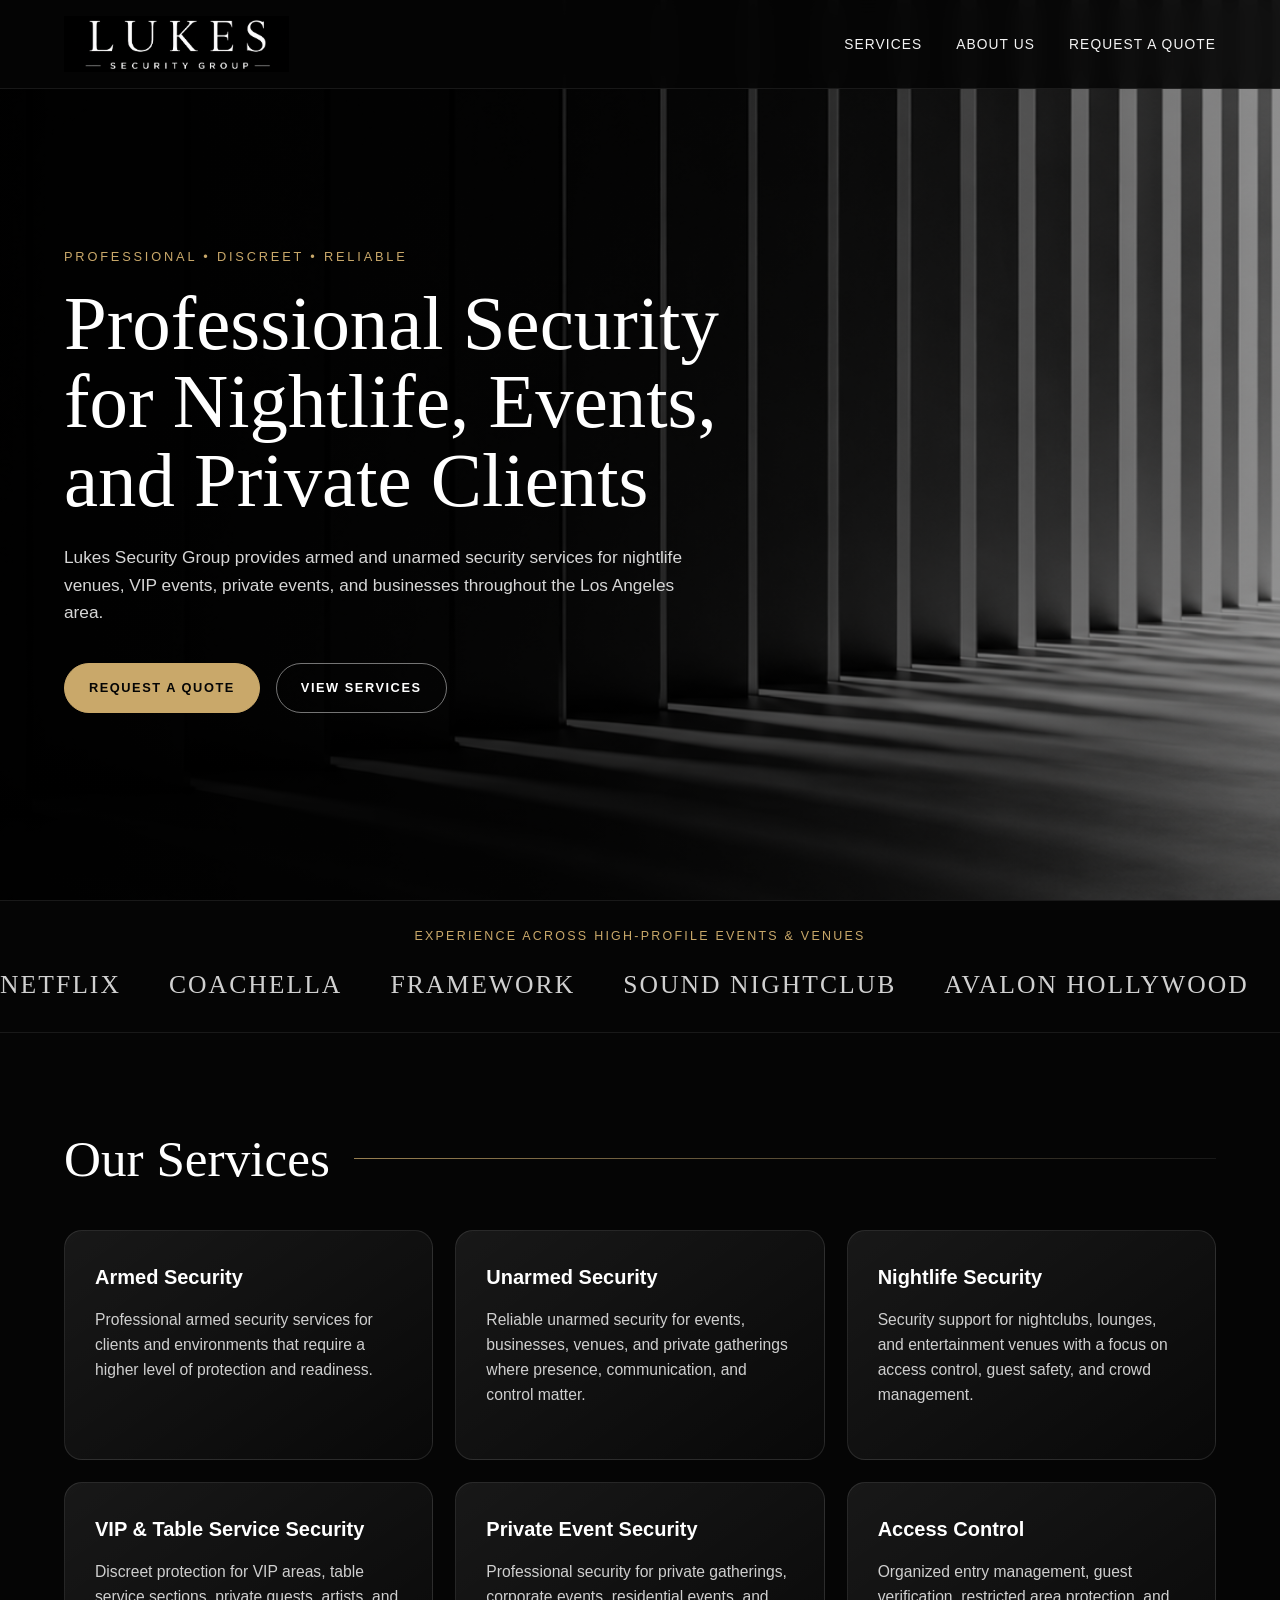
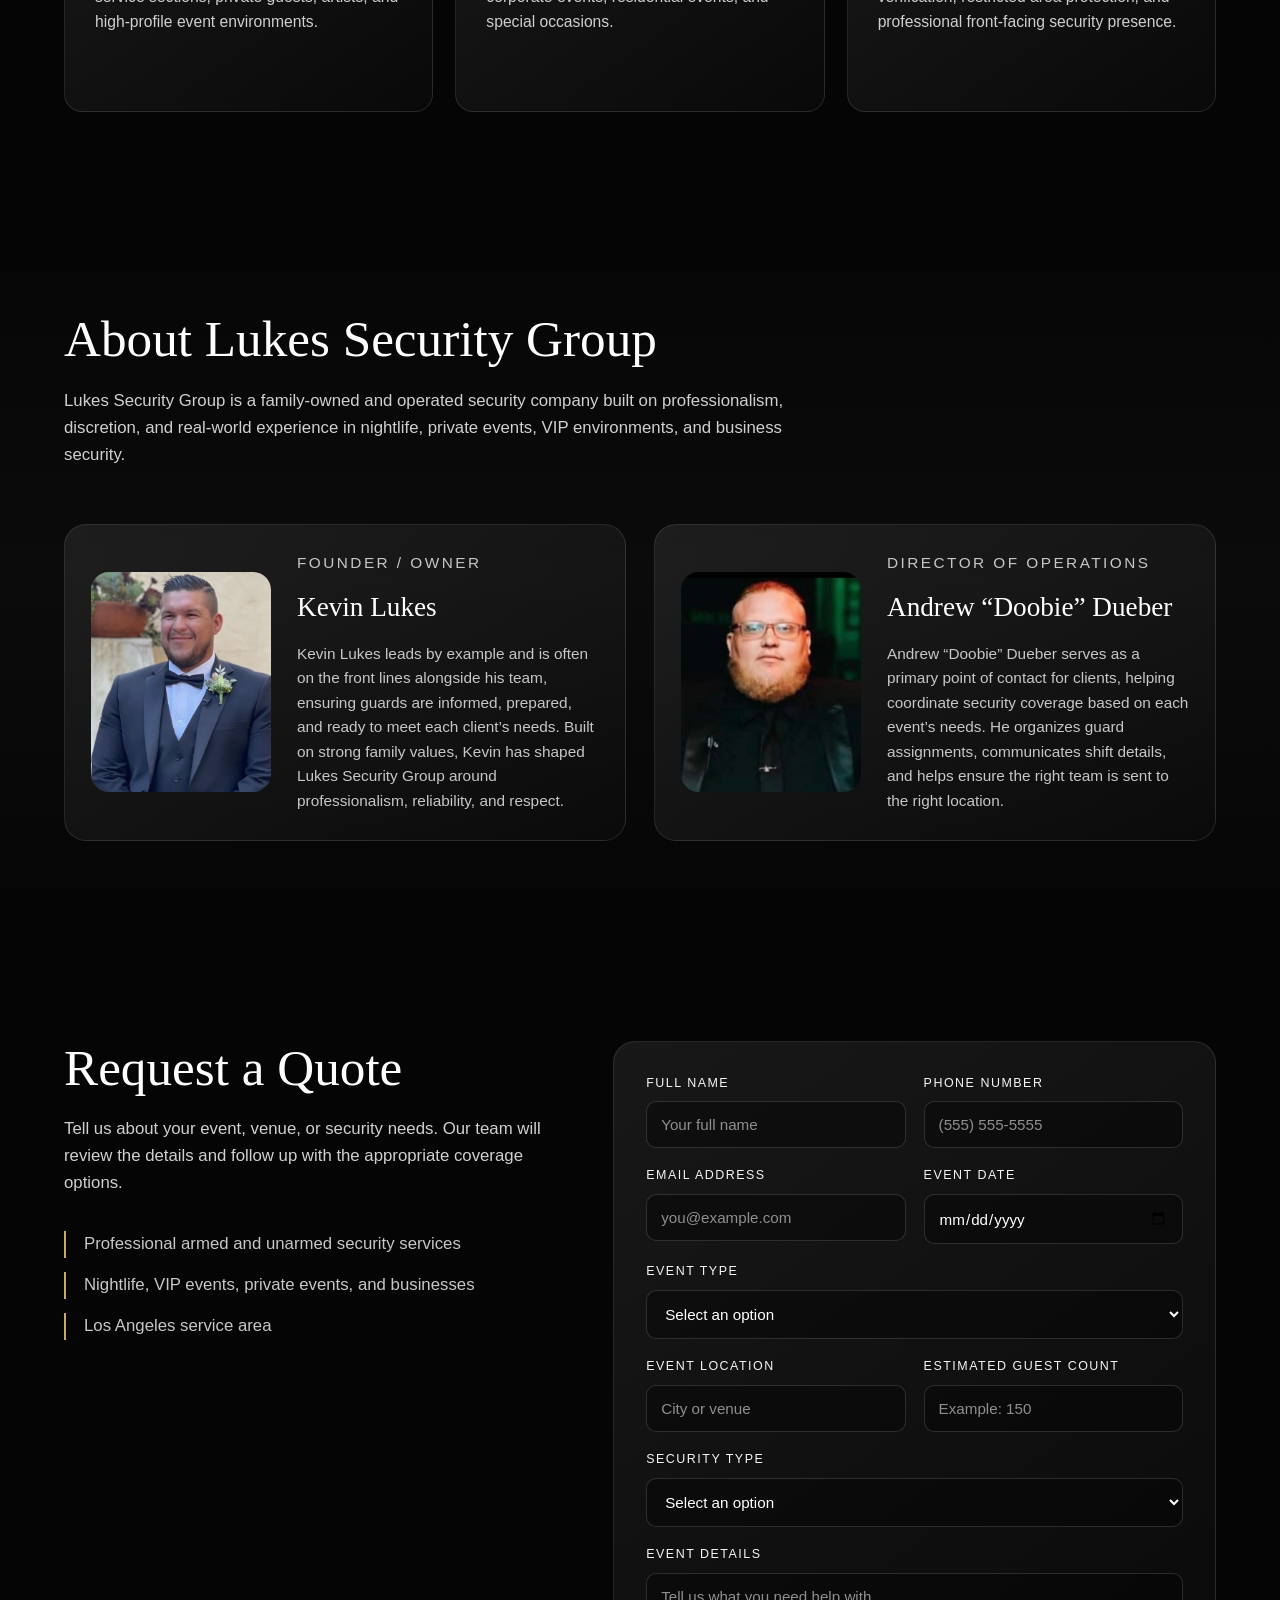
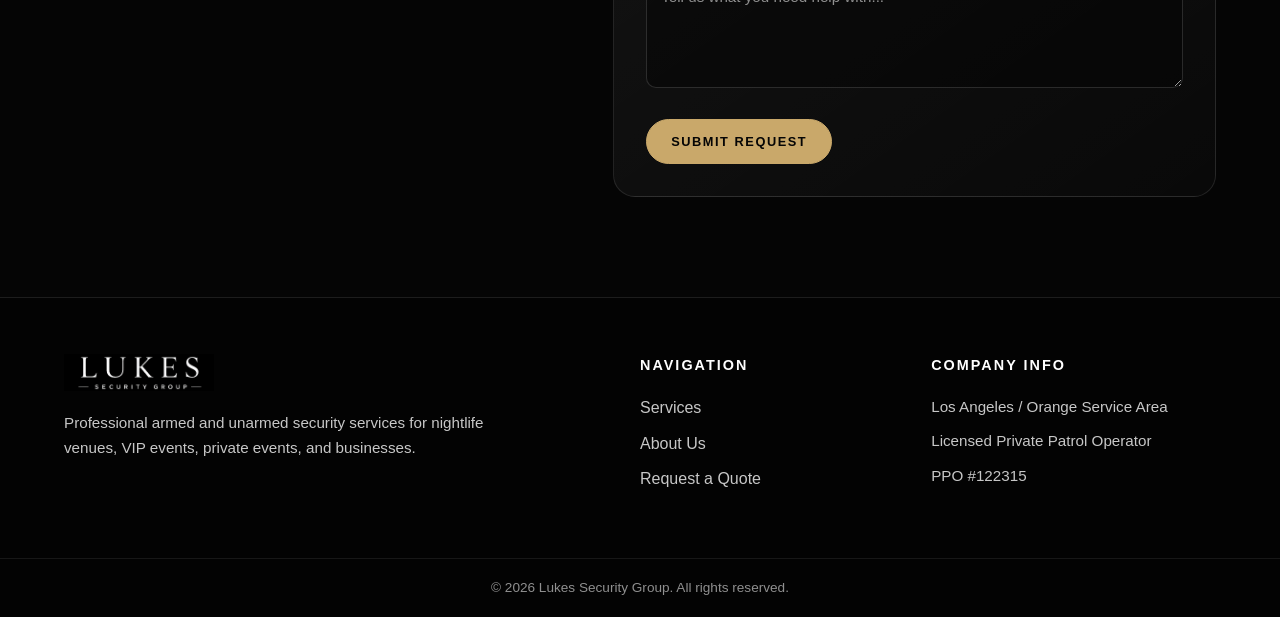
<file: index.html>
<!DOCTYPE html>
<html lang="en">
    <head>
        <meta charset = "UTF-8">
        <meta name="viewport" content="width=device-width, initial-scale=1.0">

        <title>Lukes Security Group | Professional Security Services</title>

        <link rel = "stylesheet" href="css/styles.css">
    </head>
    <body>
        <header class="site-header">
            <nav class ="navbar">
                <a href ="#" class="logo-link">
                    <img src="assets/LSG.png" alt ="Lukes Security Group Logo" class="logo">
                </a>

                <ul class = "nav-links">
                    <li><a href="#services">Services</a></li> 
                    <li><a href ="#about">About Us</a></li>
                    <li><a href="#quote">Request a Quote</a></li>
                </ul>
            </nav>
        </header>
    <main>
        <section class="hero">
            <div class="hero-overlay"></div>
            
            <div class = "hero-content">
                <p class ="hero-label">Professional • Discreet • Reliable</p>

                <h1>Professional Security for Nightlife, Events, and Private Clients</h1>

                <p class="hero-description">
                    Lukes Security Group provides armed and unarmed security services for nightlife venues,
                    VIP events, private events, and businesses throughout the Los Angeles area.
                </p>
                <div class="hero-buttons">
                    <a href="#quote" class ="btn btn-primary">Request a Quote</a>
                    <a href="#services" class="btn btn-secondary">View Services</a>
                </div>
            </div>
        </section>

        <section class="experience-strip" aria-label="Experience across high-profile events and venues">
            <div class="experience-container">
                <p class="experience-label">Experience Across High-Profile Events & Venues</p>
                <div class="experience-marquee">
                    <div class="experience-track">
                        <span>Netflix</span>
                        <span>Coachella</span>
                        <span>Framework</span>
                        <span>Sound Nightclub</span>
                        <span>Avalon Hollywood</span>
                        <span>Spotlight</span>
                        <span>DAZN FightClub</span>
                        
                        <span>Netflix</span>
                        <span>Coachella</span>
                        <span>Framework</span>
                        <span>Sound Nightclub</span>
                        <span>Avalon Hollywood</span>
                        <span>Spotlight</span>
                    </div>
                </div>
            </div>
        </section>

        <section class="services-section" id="services">
            <div class="section-container">
                <div class="services-heading">
                    <h2>Our Services</h2>
                </div>

                <div class="services-grid">
                    <article class="service-card">
                        <h3>Armed Security</h3>
                        <p>
                            Professional armed security services for clients and environments that require a higher level of protection and readiness.
                        </p>
                    </article>

                    <article class="service-card">
                        <h3>Unarmed Security</h3>
                        <p>
                            Reliable unarmed security for events, businesses, venues, and private gatherings
                            where presence, communication, and control matter.
                        </p>
                    </article>

                    <article class="service-card">
                        <h3>Nightlife Security</h3>
                        <p>
                            Security support for nightclubs, lounges, and entertainment venues with a focus 
                            on access control, guest safety, and crowd management.
                        </p>
                    </article>

                    <article class="service-card">
                        <h3>VIP & Table Service Security</h3>
                        <p>
                            Discreet protection for VIP areas, table service sections, private guests,
                            artists, and high-profile event environments.
                        </p>
                    </article>

                    <article class="service-card">
                        <h3>Private Event Security</h3>
                        <p>
                            Professional security for private gatherings, corporate events, residential events,
                            and special occasions.
                        </p>
                    </article>

                    <article class="service-card">
                        <h3>Access Control</h3>
                        <p>
                            Organized entry management, guest verification, restricted area protection,
                            and professional front-facing security presence.
                        </p>
                    </article>
                </div>
            </div>
        </section>

        <section class="about-section" id="about">
            <div class="section-container">
                <div class="about-heading">
                    <h2>About Lukes Security Group</h2>
                    <p>
                        Lukes Security Group is a family-owned and operated security company built on professionalism,
                        discretion, and real-world experience in nightlife, private events, VIP environments, and business security.
                    </p>
                </div>

                <div class="team-grid">
                    <article class="team-card">
                        <div class="team-image">
                            <img src="assets/kevin_lukes.jpg" alt="Kevin Lukes, founder of Lukes Security Group">
                        </div>

                        <div class="team-info">
                            <p class="team-role">Founder / Owner</p>
                            <h3>Kevin Lukes</h3>
                            <p>
                                Kevin Lukes leads by example and is often on the front lines alongside his team,
                                ensuring guards are informed, prepared, and ready to meet each client’s needs.
                                Built on strong family values, Kevin has shaped Lukes Security Group around
                                professionalism, reliability, and respect.
                            </p>
                        </div>
                    </article>

                    <article class="team-card">
                        <div class="team-image">
                            <img src="assets/andrew_dueber.jpg" alt="Andrew Dueber, DoO">
                        </div>

                        <div class="team-info">
                            <p class="team-role">Director of Operations</p>
                            <h3>Andrew “Doobie” Dueber</h3>
                            <p>
                                Andrew “Doobie” Dueber serves as a primary point of contact for clients, helping coordinate
                                security coverage based on each event’s needs. He organizes guard assignments, communicates
                                shift details, and helps ensure the right team is sent to the right location.
                            </p>
                        </div>
                    </article>
                </div>
            </div>
        </section>
        <section class="quote-section" id="quote">
            <div class="section-container quote-container">
                <div class="quote-content">
                    <h2>Request a Quote</h2>

                    <p>
                        Tell us about your event, venue, or security needs. Our team will review the details
                        and follow up with the appropriate coverage options.
                    </p>

                    <div class="quote-details">
                        <p>Professional armed and unarmed security services</p>
                        <p>Nightlife, VIP events, private events, and businesses</p>
                        <p>Los Angeles service area</p>
                    </div>
                </div>

                <form class="quote-form" id="quoteForm">
                    <div class="form-row">
                        <div class="form-group">
                            <label for="name">Full Name</label>
                            <input type="text" id="name" name="name" placeholder="Your full name" required>
                        </div>

                        <div class="form-group">
                            <label for="phone">Phone Number</label>
                            <input type="tel" id="phone" name="phone" placeholder="(555) 555-5555">
                        </div>
                    </div>

                    <div class="form-row">
                        <div class="form-group">
                            <label for="email">Email Address</label>
                            <input type="email" id="email" name="email" placeholder="you@example.com" required>
                        </div>

                        <div class="form-group">
                            <label for="event-date">Event Date</label>
                            <input type="date" id="event-date" name="event-date">
                        </div>
                    </div>

                    <div class="form-group">
                        <label for="event-type">Event Type</label>
                        <select id="event-type" name="event-type">
                            <option value="">Select an option</option>
                            <option value="nightlife">Nightlife / Venue Security</option>
                            <option value="vip">VIP / Table Service Security</option>
                            <option value="private-event">Private Event</option>
                            <option value="business">Business Security</option>
                            <option value="festival">Festival / Large Event</option>
                            <option value="other">Other</option>
                        </select>
                    </div>

                    <div class="form-row">
                        <div class="form-group">
                            <label for="location">Event Location</label>
                            <input type="text" id="location" name="location" placeholder="City or venue">
                        </div>

                        <div class="form-group">
                            <label for="guest-count">Estimated Guest Count</label>
                            <input type="number" id="guest-count" name="guest-count" min="1" placeholder="Example: 150">
                        </div>
                    </div>

                    <div class="form-group">
                        <label for="security-type">Security Type</label>
                        <select id="security-type" name="security-type">
                            <option value="">Select an option</option>
                            <option value="armed">Armed Security</option>
                            <option value="unarmed">Unarmed Security</option>
                            <option value="unsure">Not Sure Yet</option>
                        </select>
                    </div>

                    <div class="form-group">
                        <label for="message">Event Details</label>
                        <textarea id="message" name="message" rows="5" placeholder="Tell us what you need help with..." required></textarea>
                    </div>

                    <button type="submit" class="btn btn-primary form-button">Submit Request</button>
                </form>
            </div>
        </section>
        <footer class="site-footer">
            <div class="footer-container">
                <div class="footer-brand">
                    <img src="assets/LSG.png" alt="Lukes Security Group logo" class="footer-logo">

                    <p>
                        Professional armed and unarmed security services for nightlife venues,
                        VIP events, private events, and businesses.
                    </p>
                </div>

                <div class="footer-links">
                    <h3>Navigation</h3>

                    <ul>
                        <li><a href="#services">Services</a></li>
                        <li><a href="#about">About Us</a></li>
                        <li><a href="#quote">Request a Quote</a></li>
                    </ul>
                </div>

                <div class="footer-info">
                    <h3>Company Info</h3>

                    <p>Los Angeles / Orange Service Area</p>
                    <p>Licensed Private Patrol Operator</p>
                    <p>PPO #122315</p>
                </div>
            </div>

            <div class="footer-bottom">
                <p>&copy; 2026 Lukes Security Group. All rights reserved.</p>
            </div>
        </footer>
    </main>
    </body>
</html>
</file>
<file: css/styles.css>
/* reset default browser spacing */
* {
    margin: 0;
    padding: 0;
    box-sizing: border-box;
}

/* smooth scrolling for anchor links */
html {
    scroll-behavior: smooth;
}

/* base page styling */
body {
    font-family: Arial, Helvetica, sans-serif;
    background-color: #050505;
    color: #ffffff;
    line-height: 1.6;
    overflow-x: hidden;
}

/* make images behave predictably */
img {
    max-width: 100%;
    height: auto;
}

 
/* HEADER / NAVBAR */
.site-header {
    position: fixed;
    top: 0;
    left: 0;
    width: 100%;
    z-index: 100;
    background: rgba(5, 5, 5, 0.88);
    backdrop-filter: blur(10px);
    border-bottom: 1px solid rgba(255, 255, 255, 0.08);
}

.navbar {
    max-width: 1200px;
    margin: 0 auto;
    padding: 16px 24px;
    display: flex;
    align-items: center;
    justify-content: space-between;
    gap: 28px;
}

.logo-link {
    text-decoration: none;
    flex-shrink: 0;
}

.logo {
    width: 225px;
    height: auto;
    display: block;
}

.nav-links {
    list-style: none;
    display: flex;
    align-items: center;
    justify-content: flex-end;
    gap: 34px;
    margin-left: auto;
}

.nav-links a {
    color: #f5f5f5;
    text-decoration: none;
    font-size: 0.86rem;
    letter-spacing: 0.08em;
    text-transform: uppercase;
    transition: color 0.3s ease;
}

.nav-links a:hover {
    color: #c9a86a;
}

 
/* HERO */
.hero {
    min-height: 100vh;
    position: relative;
    display: flex;
    align-items: center;
    background-image: url("../assets/LSGbanner.png");
    background-size: cover;
    background-position: center;
    overflow: hidden;
}

.hero-overlay {
    position: absolute;
    inset: 0;
    background:
        linear-gradient(
            90deg,
            rgba(0, 0, 0, 0.94) 0%,
            rgba(0, 0, 0, 0.78) 45%,
            rgba(0, 0, 0, 0.38) 100%
        );
    z-index: 1;
}

.hero-content {
    position: relative;
    z-index: 2;
    max-width: 760px;
    padding: 150px 24px 90px;
    margin-left: max(24px, calc((100vw - 1200px) / 2));
}

.hero-label {
    color: #c9a86a;
    text-transform: uppercase;
    letter-spacing: 0.22em;
    font-size: 0.8rem;
    margin-bottom: 18px;
}

.hero h1 {
    font-family: Georgia, "Times New Roman", serif;
    font-size: clamp(2.8rem, 6vw, 5.8rem);
    line-height: 1.02;
    font-weight: 500;
    margin-bottom: 24px;
    max-width: 850px;
}

.hero-description {
    color: #d6d6d6;
    font-size: 1.08rem;
    max-width: 650px;
    margin-bottom: 36px;
}

.hero-buttons {
    display: flex;
    flex-wrap: wrap;
    gap: 16px;
}

 
/* BUTTONS */
.btn {
    display: inline-block;
    padding: 14px 24px;
    border-radius: 999px;
    text-decoration: none;
    text-transform: uppercase;
    letter-spacing: 0.12em;
    font-size: 0.8rem;
    font-weight: 700;
    transition: all 0.3s ease;
}

.btn-primary {
    background-color: #c9a86a;
    color: #050505;
    border: 1px solid #c9a86a;
}

.btn-primary:hover {
    background-color: #ffffff;
    border-color: #ffffff;
}

.btn-secondary {
    background-color: transparent;
    color: #ffffff;
    border: 1px solid rgba(255, 255, 255, 0.45);
}

.btn-secondary:hover {
    background-color: #c9a86a;
    color: #050505;
    border-color: #c9a86a;
}

 
/* SHARED SECTION LAYOUT */
.section-container {
    max-width: 1200px;
    margin: 0 auto;
    padding: 100px 24px;
}

 
/* EXPERIENCE STRIP */
.experience-strip {
    background-color: #050505;
    border-top: 1px solid rgba(255, 255, 255, 0.08);
    border-bottom: 1px solid rgba(255, 255, 255, 0.08);
    overflow: hidden;
}

.experience-container {
    padding: 26px 0;
}

.experience-label {
    color: #c9a86a;
    text-align: center;
    text-transform: uppercase;
    letter-spacing: 0.18em;
    font-size: 0.78rem;
    margin-bottom: 18px;
    padding: 0 20px;
}

.experience-marquee {
    overflow: hidden;
    white-space: nowrap;
}

.experience-track {
    display: inline-flex;
    gap: 48px;
    animation: scrollExperience 28s linear infinite;
}

.experience-track span {
    color: #f2f2f2;
    font-family: Georgia, "Times New Roman", serif;
    font-size: clamp(1.15rem, 2vw, 1.7rem);
    letter-spacing: 0.08em;
    text-transform: uppercase;
    opacity: 0.86;
}

@keyframes scrollExperience {
    from {
        transform: translateX(0);
    }

    to {
        transform: translateX(-50%);
    }
}

 
/* SERVICES */
.services-section {
    background-color: #050505;
}

.services-heading {
    margin-bottom: 46px;
    display: flex;
    align-items: center;
    gap: 24px;
}

.services-heading h2 {
    font-family: Georgia, "Times New Roman", serif;
    font-size: clamp(2.5rem, 4vw, 4.6rem);
    line-height: 1;
    font-weight: 500;
    white-space: nowrap;
}

.services-heading::after {
    content: "";
    height: 1px;
    flex: 1;
    background:
        linear-gradient(
            90deg,
            rgba(201, 168, 106, 0.75),
            rgba(255, 255, 255, 0.08)
        );
}

.services-grid {
    display: grid;
    grid-template-columns: repeat(3, 1fr);
    gap: 22px;
}

.service-card {
    min-height: 230px;
    padding: 30px;
    background:
        linear-gradient(
            145deg,
            rgba(255, 255, 255, 0.08),
            rgba(255, 255, 255, 0.02)
        );
    border: 1px solid rgba(255, 255, 255, 0.1);
    border-radius: 18px;
    transition: transform 0.3s ease, border-color 0.3s ease, background 0.3s ease;
}

.service-card:hover {
    transform: translateY(-6px);
    border-color: rgba(201, 168, 106, 0.55);
    background:
        linear-gradient(
            145deg,
            rgba(201, 168, 106, 0.14),
            rgba(255, 255, 255, 0.03)
        );
}

.service-card h3 {
    font-size: 1.25rem;
    margin-bottom: 14px;
}

.service-card p {
    color: #cfcfcf;
    font-size: 0.98rem;
}

 
/* ABOUT / TEAM */
.about-section {
    background:
        linear-gradient(
            180deg,
            #050505 0%,
            #0b0b0b 50%,
            #050505 100%
        );
}

.about-heading {
    max-width: 820px;
    margin-bottom: 56px;
}

.about-heading h2 {
    font-family: Georgia, "Times New Roman", serif;
    font-size: clamp(2.5rem, 4vw, 4.6rem);
    line-height: 1.05;
    font-weight: 500;
    margin-bottom: 22px;
}

.about-heading p {
    color: #d0d0d0;
    font-size: 1.05rem;
    max-width: 760px;
}

.team-grid {
    display: grid;
    grid-template-columns: repeat(2, 1fr);
    gap: 28px;
}

.team-card {
    display: grid;
    grid-template-columns: 180px 1fr;
    gap: 26px;
    align-items: center;
    padding: 26px;
    border-radius: 22px;
    background:
        linear-gradient(
            145deg,
            rgba(255, 255, 255, 0.08),
            rgba(255, 255, 255, 0.02)
        );
    border: 1px solid rgba(255, 255, 255, 0.1);
}

.team-image {
    width: 180px;
    height: 220px;
    border-radius: 18px;
    overflow: hidden;
    background-color: #111111;
}

.team-image img {
    width: 100%;
    height: 100%;
    object-fit: cover;
    display: block;
}

.team-role {
    color: #c9a86a;
    text-transform: uppercase;
    letter-spacing: 0.16em;
    font-size: 0.72rem;
    margin-bottom: 10px;
}

.team-info h3 {
    font-family: Georgia, "Times New Roman", serif;
    font-size: 1.7rem;
    font-weight: 500;
    margin-bottom: 12px;
}

.team-info p {
    color: #c7c7c7;
    font-size: 0.96rem;
}

 
/* QUOTE SECTION */
.quote-section {
    background-color: #050505;
}

.quote-container {
    display: grid;
    grid-template-columns: 0.9fr 1.1fr;
    gap: 56px;
    align-items: start;
}

.quote-content h2 {
    font-family: Georgia, "Times New Roman", serif;
    font-size: clamp(2.5rem, 4vw, 4.6rem);
    line-height: 1.05;
    font-weight: 500;
    margin-bottom: 22px;
}

.quote-content p {
    color: #d0d0d0;
    font-size: 1.05rem;
    max-width: 620px;
}

.quote-details {
    margin-top: 34px;
    display: grid;
    gap: 14px;
}

.quote-details p {
    padding-left: 18px;
    border-left: 2px solid #c9a86a;
    color: #c7c7c7;
}

.quote-form {
    padding: 32px;
    border-radius: 22px;
    background:
        linear-gradient(
            145deg,
            rgba(255, 255, 255, 0.08),
            rgba(255, 255, 255, 0.02)
        );
    border: 1px solid rgba(255, 255, 255, 0.1);
}

.form-row {
    display: grid;
    grid-template-columns: repeat(2, 1fr);
    gap: 18px;
}

.form-group {
    margin-bottom: 18px;
}

.form-group label {
    display: block;
    color: #f5f5f5;
    font-size: 0.78rem;
    text-transform: uppercase;
    letter-spacing: 0.12em;
    margin-bottom: 8px;
}

.form-group input,
.form-group select,
.form-group textarea {
    width: 100%;
    padding: 14px;
    border-radius: 10px;
    border: 1px solid rgba(255, 255, 255, 0.14);
    background-color: rgba(0, 0, 0, 0.35);
    color: #ffffff;
    font-family: Arial, Helvetica, sans-serif;
    font-size: 0.95rem;
    outline: none;
}

.form-group input::placeholder,
.form-group textarea::placeholder {
    color: #8f8f8f;
}

.form-group input:focus,
.form-group select:focus,
.form-group textarea:focus {
    border-color: rgba(201, 168, 106, 0.8);
}

.form-group textarea {
    resize: vertical;
}

.form-button {
    margin-top: 6px;
    cursor: pointer;
}

 
/* FOOTER */
.site-footer {
    background-color: #030303;
    border-top: 1px solid rgba(255, 255, 255, 0.1);
}

.footer-container {
    max-width: 1200px;
    margin: 0 auto;
    padding: 56px 24px;
    display: grid;
    grid-template-columns: 1.5fr 0.7fr 0.8fr;
    gap: 42px;
}

.footer-logo {
    width: 150px;
    height: auto;
    display: block;
    margin-bottom: 20px;
}

.footer-brand p,
.footer-info p {
    color: #c7c7c7;
    font-size: 0.95rem;
    max-width: 430px;
}

.footer-links h3,
.footer-info h3 {
    color: #ffffff;
    font-size: 0.9rem;
    text-transform: uppercase;
    letter-spacing: 0.14em;
    margin-bottom: 18px;
}

.footer-links ul {
    list-style: none;
}

.footer-links li {
    margin-bottom: 10px;
}

.footer-links a {
    color: #c7c7c7;
    text-decoration: none;
    transition: color 0.3s ease;
}

.footer-links a:hover {
    color: #c9a86a;
}

.footer-info p {
    margin-bottom: 10px;
}

.footer-bottom {
    padding: 18px 24px;
    text-align: center;
    border-top: 1px solid rgba(255, 255, 255, 0.08);
}

.footer-bottom p {
    color: #8f8f8f;
    font-size: 0.85rem;
}

 
/* TABLET */
 

@media (max-width: 1024px) {
    .services-grid {
        grid-template-columns: repeat(2, 1fr);
    }

    .team-grid {
        grid-template-columns: 1fr;
    }

    .quote-container {
        grid-template-columns: 1fr;
        gap: 44px;
    }
}

 
/* MOBILE */
@media (max-width: 768px) {
    html {
        scroll-padding-top: 0;
    }

    .site-header {
        position: sticky;
        top: 0;
        background: rgba(5, 5, 5, 0.96);
    }

    .navbar {
        padding: 10px 16px;
        flex-direction: row;
        align-items: center;
        justify-content: space-between;
        gap: 12px;
    }

    .logo {
        width: 125px;
    }

    .nav-links {
        width: auto;
        margin-left: 0;
        display: flex;
        justify-content: flex-end;
        flex-wrap: nowrap;
        gap: 6px;
    }

    .nav-links li {
        flex: 0 0 auto;
        text-align: center;
    }

    .nav-links a {
        display: block;
        padding: 6px 8px;
        font-size: 0.55rem;
        letter-spacing: 0.05em;
        border: none;
        border-radius: 999px;
        background-color: transparent;
    }

    .hero {
        min-height: auto;
        padding: 70px 0;
        background-position: center;
    }

    .hero-overlay {
        background:
            linear-gradient(
                180deg,
                rgba(0, 0, 0, 0.94) 0%,
                rgba(0, 0, 0, 0.82) 48%,
                rgba(0, 0, 0, 0.96) 100%
            );
    }

    .hero-content {
        padding: 34px 20px;
        margin-left: 0;
        max-width: 100%;
        text-align: center;
    }

    .hero-label {
        font-size: 0.66rem;
        letter-spacing: 0.14em;
        margin-bottom: 16px;
    }

    .hero h1 {
        font-size: clamp(2.45rem, 11vw, 4rem);
        line-height: 1;
        margin-bottom: 20px;
    }

    .hero-description {
        font-size: 0.98rem;
        line-height: 1.7;
        max-width: 100%;
        margin-bottom: 28px;
    }

    .hero-buttons {
        flex-direction: column;
        align-items: stretch;
        gap: 12px;
    }

    .btn {
        width: 100%;
        text-align: center;
        padding: 14px 18px;
        font-size: 0.76rem;
    }

    .section-container {
        padding: 52px 20px;
    }

    .services-heading {
        display: block;
        margin-bottom: 32px;
    }

    .services-heading h2,
    .about-heading h2,
    .quote-content h2 {
        font-size: clamp(2.15rem, 9vw, 3.35rem);
        line-height: 1.05;
    }

    .services-heading::after {
        display: block;
        width: 100%;
        margin-top: 18px;
    }

    .services-grid {
        grid-template-columns: 1fr;
        gap: 18px;
    }

    .service-card {
        min-height: auto;
        padding: 24px;
        border-radius: 16px;
    }

    .service-card h3 {
        font-size: 1.16rem;
        margin-bottom: 10px;
    }

    .service-card p {
        font-size: 0.96rem;
        line-height: 1.65;
    }

    .experience-container {
        padding: 22px 0;
    }

    .experience-label {
        font-size: 0.66rem;
        letter-spacing: 0.13em;
        line-height: 1.5;
        margin-bottom: 14px;
    }

    .experience-track {
        gap: 32px;
        animation-duration: 24s;
    }

    .experience-track span {
        font-size: 1.05rem;
    }

    .about-heading {
        margin-bottom: 34px;
    }

    .about-heading p,
    .quote-content p {
        font-size: 1rem;
        line-height: 1.75;
    }

    .team-grid {
        grid-template-columns: 1fr;
        gap: 22px;
    }

    .team-card {
        grid-template-columns: 1fr;
        padding: 22px;
        gap: 18px;
        border-radius: 18px;
    }

    .team-image {
        width: 100%;
        max-width: 280px;
        height: 320px;
        margin: 0 auto;
        border-radius: 16px;
    }

    .team-image img {
        width: 100%;
        height: 100%;
        object-fit: cover;
        object-position: center top;
    }

    .team-info h3 {
        font-size: 1.55rem;
    }

    .team-info p {
        font-size: 0.95rem;
        line-height: 1.7;
    }

    .quote-container {
        grid-template-columns: 1fr;
        gap: 34px;
    }

    .quote-details {
        margin-top: 24px;
        gap: 12px;
    }

    .quote-details p {
        font-size: 0.95rem;
        line-height: 1.6;
    }

    .quote-form {
        padding: 22px;
        border-radius: 18px;
    }

    .form-row {
        grid-template-columns: 1fr;
        gap: 0;
    }

    .form-group {
        margin-bottom: 16px;
    }

    .form-group label {
        font-size: 0.7rem;
        letter-spacing: 0.09em;
    }

    .form-group input,
    .form-group select,
    .form-group textarea {
        font-size: 1rem;
        padding: 14px;
        border-radius: 12px;
    }

    .footer-container {
        grid-template-columns: 1fr;
        gap: 32px;
        padding: 46px 20px;
        text-align: center;
    }

    .footer-logo {
        width: 140px;
        margin-left: auto;
        margin-right: auto;
    }

    .footer-brand p,
    .footer-info p {
        max-width: 100%;
        font-size: 0.94rem;
    }

    .footer-links h3,
    .footer-info h3 {
        margin-bottom: 14px;
    }

    .footer-bottom {
        padding: 16px 20px;
    }

    .footer-bottom p {
        font-size: 0.78rem;
    }
}

/* SMALL PHONES */ 
@media (max-width: 480px) {
    .navbar {
        padding: 10px 12px;
        gap: 8px;
    }

    .logo {
        width: 105px;
    }

    .nav-links {
        gap: 4px;
    }

    .nav-links a {
        font-size: 0.5rem;
        padding: 5px 5px;
        letter-spacing: 0.04em;
    }

    .hero {
        padding: 42px 0;
        background-position: center;
    }

    .hero-content {
        padding: 24px 16px;
    }

    .hero-label {
        font-size: 0.6rem;
        letter-spacing: 0.12em;
    }

    .hero h1 {
        font-size: clamp(1.85rem, 10vw, 2.75rem);
        line-height: 1.08;
    }

    .hero-description {
        font-size: 0.94rem;
        line-height: 1.65;
    }

    .btn {
        padding: 13px 16px;
        font-size: 0.7rem;
        letter-spacing: 0.1em;
    }

    .section-container {
        padding: 44px 16px;
    }

    .services-heading h2,
    .about-heading h2,
    .quote-content h2 {
        font-size: clamp(2rem, 11vw, 2.8rem);
    }

    .service-card {
        padding: 20px;
    }

    .experience-track {
        gap: 26px;
    }

    .experience-track span {
        font-size: 0.95rem;
    }

    .team-card {
        padding: 18px;
    }

    .team-image {
        aspect-ratio: 4 / 3;
    }

    .team-info h3 {
        font-size: 1.4rem;
    }

    .quote-form {
        padding: 18px;
    }

    .form-group input,
    .form-group select,
    .form-group textarea {
        padding: 13px;
    }

    .footer-container {
        padding: 40px 16px;
    }
}

 
/* TOUCH DEVICE CLEANUP */
@media (hover: none) {
    .service-card:hover {
        transform: none;
    }

    .btn-primary:hover {
        background-color: #c9a86a;
        border-color: #c9a86a;
        color: #050505;
    }

    .btn-secondary:hover {
        background-color: transparent;
        color: #ffffff;
        border-color: rgba(255, 255, 255, 0.45);
    }
}
</file>
